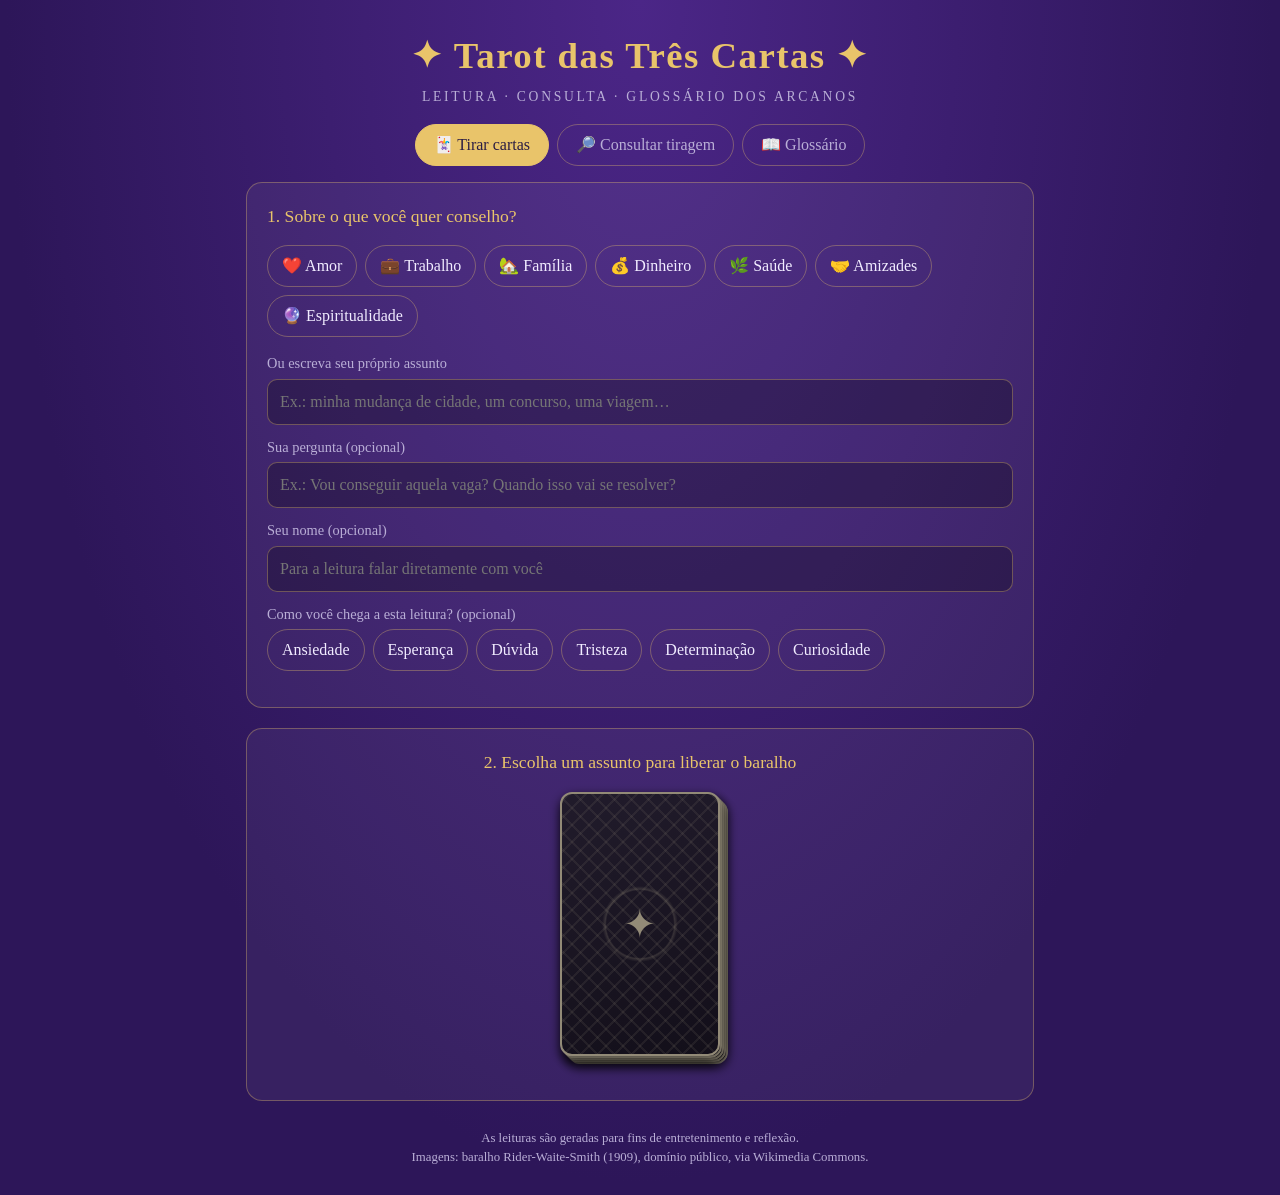
<file: tarot/index.html>
<!doctype html>
<html lang="pt-BR">
<head>
  <meta charset="utf-8">
  <meta name="viewport" content="width=device-width, initial-scale=1">
  <title>Tarot das Três Cartas</title>
  <meta name="theme-color" content="#2d1659">
  <meta name="apple-mobile-web-app-capable" content="yes">
  <meta name="apple-mobile-web-app-status-bar-style" content="black">
  <meta name="apple-mobile-web-app-title" content="Tarot">
  <link rel="manifest" href="manifest.webmanifest">
  <link rel="icon" href="icones/icone.svg" type="image/svg+xml">
  <link rel="apple-touch-icon" href="icones/apple-touch-icon.png">
  <link rel="stylesheet" href="style.css">
</head>
<body>
  <header>
    <h1>✦ Tarot das Três Cartas ✦</h1>
    <p class="subtitulo">Leitura · Consulta · Glossário dos Arcanos</p>
    <button id="instalar" type="button" class="botao-secundario instalar" hidden>📲 Instalar app</button>
  </header>

  <aside id="instalar-dica" class="painel instalar-dica" hidden>
    <h2>Instalar no iPhone</h2>
    <ol>
      <li>Abra esta página no <strong>Safari</strong>.</li>
      <li>Toque em <strong>Compartilhar</strong> (o quadrado com a seta para cima).</li>
      <li>Escolha <strong>Adicionar à Tela de Início</strong> e toque em <strong>Adicionar</strong>.</li>
    </ol>
    <p class="nota">O Tarot aparece como um app na tela do celular e funciona mesmo sem internet.</p>
    <button id="instalar-fechar" type="button" class="botao-secundario">Entendi</button>
  </aside>

  <nav class="abas" role="tablist" aria-label="Seções">
    <button type="button" role="tab" id="aba-tiragem" data-aba="tirar" aria-controls="painel-tiragem">🃏 Tirar cartas</button>
    <button type="button" role="tab" id="aba-consulta" data-aba="consultar" aria-controls="painel-consulta">🔎 Consultar tiragem</button>
    <button type="button" role="tab" id="aba-glossario" data-aba="glossario" aria-controls="painel-glossario">📖 Glossário</button>
  </nav>

  <main id="painel-tiragem" role="tabpanel" aria-labelledby="aba-tiragem">
    <section id="etapa-assunto" class="painel">
      <h2>1. Sobre o que você quer conselho?</h2>
      <div id="assuntos" class="assuntos" role="radiogroup" aria-label="Assunto"></div>
      <label class="campo">
        <span>Ou escreva seu próprio assunto</span>
        <input id="assunto-livre" type="text" maxlength="80"
               placeholder="Ex.: minha mudança de cidade, um concurso, uma viagem…">
      </label>
      <label class="campo">
        <span>Sua pergunta (opcional)</span>
        <input id="pergunta" type="text" maxlength="140"
               placeholder="Ex.: Vou conseguir aquela vaga? Quando isso vai se resolver?">
      </label>
      <label class="campo">
        <span>Seu nome (opcional)</span>
        <input id="nome" type="text" maxlength="40" autocomplete="given-name"
               placeholder="Para a leitura falar diretamente com você">
      </label>
      <div class="campo">
        <span>Como você chega a esta leitura? (opcional)</span>
        <div id="sentimentos" class="assuntos" role="radiogroup" aria-label="Como você chega a esta leitura"></div>
      </div>
    </section>

    <section class="painel mesa">
      <h2 id="instrucao">2. Escolha um assunto para liberar o baralho</h2>

      <button id="baralho" class="baralho" type="button" disabled
              aria-label="Embaralhar e tirar três cartas">
        <span class="carta-verso"></span>
        <span class="carta-verso"></span>
        <span class="carta-verso"></span>
        <span class="carta-verso"></span>
        <span class="carta-verso topo"><span class="dica">Toque para tirar</span></span>
      </button>

      <div id="tiragem" class="tiragem"></div>
    </section>

    <section id="resultado" class="painel resultado" hidden>
      <h2>3. Sua leitura</h2>
      <div id="leitura"></div>
      <button id="nova-leitura" class="botao" type="button">Nova leitura</button>
    </section>
  </main>

  <main id="painel-consulta" role="tabpanel" aria-labelledby="aba-consulta" hidden>
    <section class="painel">
      <h2>1. Assunto da consulta</h2>
      <div id="consulta-assuntos" class="assuntos" role="radiogroup" aria-label="Assunto"></div>
      <label class="campo">
        <span>Ou escreva seu próprio assunto</span>
        <input id="consulta-assunto-livre" type="text" maxlength="80"
               placeholder="Ex.: minha mudança de cidade, um concurso, uma viagem…">
      </label>
      <label class="campo">
        <span>Sua pergunta (opcional)</span>
        <input id="consulta-pergunta" type="text" maxlength="140"
               placeholder="Ex.: Vou conseguir aquela vaga? Quando isso vai se resolver?">
      </label>
      <label class="campo">
        <span>Seu nome (opcional)</span>
        <input id="consulta-nome" type="text" maxlength="40" autocomplete="given-name"
               placeholder="Para a leitura falar diretamente com você">
      </label>
      <div class="campo">
        <span>Como você chega a esta leitura? (opcional)</span>
        <div id="consulta-sentimentos" class="assuntos" role="radiogroup" aria-label="Como você chega a esta leitura"></div>
      </div>
      <p class="nota">Sem assunto, cada carta mostra seu significado em todos os assuntos, mas o resultado combinado só aparece com um assunto escolhido.</p>
    </section>

    <section class="painel">
      <h2>2. Escolha três cartas</h2>
      <p class="nota">A primeira carta escolhida é o Passado, a segunda o Presente e a terceira o Futuro.</p>
      <label class="campo">
        <span>Buscar por nome, número ou palavra-chave</span>
        <input id="busca" type="search" placeholder="Ex.: estrela, 13, coragem…">
      </label>
      <p id="busca-contagem" class="nota" aria-live="polite"></p>
      <p id="consulta-progresso" class="progresso" aria-live="polite"></p>
      <div id="galeria" class="galeria"></div>
      <p id="galeria-vazia" class="nota" hidden>Nenhuma carta encontrada.</p>
    </section>

    <section id="consulta-resultado" class="painel" hidden>
      <div class="consulta-cabecalho">
        <h2>3. Sua leitura</h2>
        <button id="consulta-limpar" type="button" class="botao-secundario">Limpar seleção</button>
      </div>
      <div id="consulta-lista"></div>
      <div id="consulta-sintese"></div>
    </section>
  </main>

  <main id="painel-glossario" role="tabpanel" aria-labelledby="aba-glossario" hidden>
    <section class="painel">
      <h2>Glossário dos Arcanos Maiores</h2>
      <p class="nota">Digite o nome da carta ou toque na imagem para ver o significado dela sozinha.</p>
      <label class="campo">
        <span>Buscar por nome, número ou palavra-chave</span>
        <input id="glossario-busca" type="search" placeholder="Ex.: morte, XVII, esperança…">
      </label>
      <p id="glossario-contagem" class="nota" aria-live="polite"></p>
      <div id="glossario-galeria" class="galeria"></div>
      <p id="glossario-vazia" class="nota" hidden>Nenhuma carta encontrada.</p>
    </section>

    <section id="glossario-detalhe" class="painel" hidden aria-live="polite"></section>
  </main>

  <footer>
    As leituras são geradas para fins de entretenimento e reflexão.<br>
    Imagens: baralho Rider-Waite-Smith (1909), domínio público, via Wikimedia Commons.
  </footer>

  <script src="cartas.js"></script>
  <script src="comum.js"></script>
  <script src="interpretacao.js"></script>
  <script src="tiragem.js"></script>
  <script src="consulta.js"></script>
  <script src="glossario.js"></script>
  <script src="instalar.js"></script>
</body>
</html>
</file>
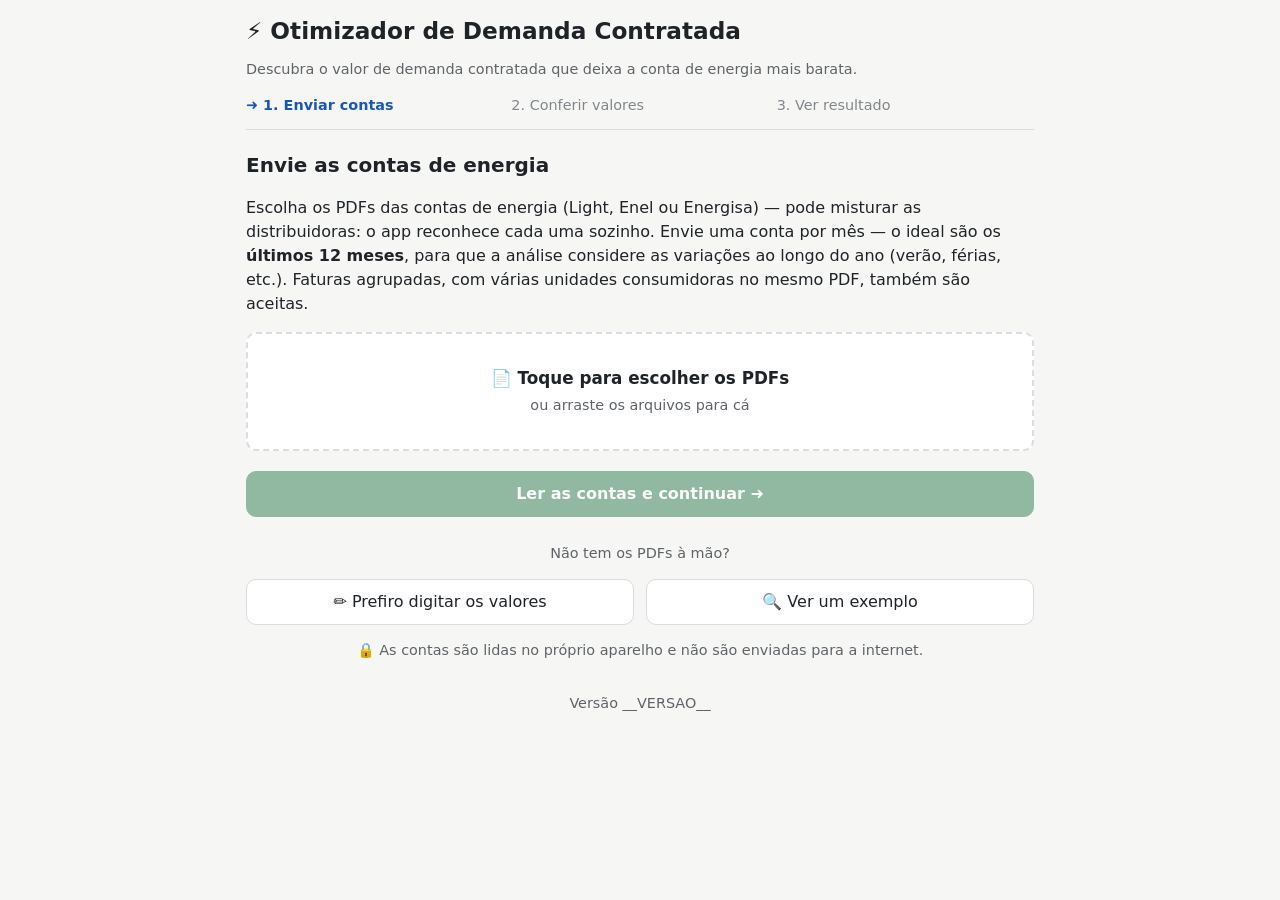
<file: web/index.html>
<!doctype html>
<html lang="pt-BR">
<head>
  <meta charset="utf-8">
  <meta name="viewport" content="width=device-width, initial-scale=1, viewport-fit=cover">
  <title>Otimizador de Demanda</title>
  <meta name="description" content="Descubra o valor de demanda contratada que deixa a conta de energia mais barata.">
  <meta name="theme-color" content="#2e7d4f">
  <meta name="color-scheme" content="light">
  <link rel="manifest" href="manifest.webmanifest">
  <link rel="icon" href="icones/icone.svg" type="image/svg+xml">
  <link rel="apple-touch-icon" href="icones/icone-192.png">
  <meta name="apple-mobile-web-app-capable" content="yes">
  <meta name="apple-mobile-web-app-title" content="Demanda">
  <link rel="stylesheet" href="estilo.css">
  <script type="module" src="app.js"></script>
</head>
<body>
  <header>
    <div class="topo">
      <h1>⚡ Otimizador de Demanda Contratada</h1>
      <button id="instalar" class="pequeno" hidden>⬇ Instalar app</button>
    </div>
    <p class="legenda">Descubra o valor de demanda contratada que deixa a conta de energia mais barata.</p>
    <p id="dica-iphone" class="aviso info" hidden>📲 Para instalar no iPhone: toque em <strong>Compartilhar</strong>
      e depois em <strong>Adicionar à Tela de Início</strong>.</p>
    <div id="nova-versao" class="aviso sucesso" hidden>✨ Há uma versão nova do app.
      <button class="pequeno">Atualizar agora</button></div>
    <ol id="etapas" class="etapas"></ol>
  </header>
  <main id="conteudo">
    <noscript>Este app precisa de JavaScript ativado no navegador.</noscript>
  </main>
  <footer class="legenda"><span id="versao"></span></footer>
</body>
</html>
</file>
<file: tarot/style.css>
:root {
  color-scheme: dark;
  --fundo: #2d1659;
  --fundo-2: #4b2687;
  --painel: rgba(255, 255, 255, 0.05);
  --borda: rgba(233, 196, 106, 0.35);
  --ouro: #e9c46a;
  --texto: #f1ecff;
  --texto-suave: #b9aed6;
  --verso-1: #3b1f6b;
  --verso-2: #221042;
  --frente: #fbf6e9;
  --frente-texto: #2b1d44;
  --favoravel: #7ad3a0;
  --desafiador: #f08a7e;
  --largura-carta: clamp(88px, 26vw, 160px);
}

* { box-sizing: border-box; }

html { background: var(--fundo); }

[hidden] { display: none !important; }

body {
  margin: 0;
  min-height: 100vh;
  font-family: Georgia, "Times New Roman", serif;
  color: var(--texto);
  background: radial-gradient(ellipse at top, var(--fundo-2), var(--fundo) 70%) no-repeat, var(--fundo);
  line-height: 1.5;
}

header { text-align: center; padding: 28px 16px 8px; }
h1 { margin: 0; color: var(--ouro); font-size: clamp(1.5rem, 5vw, 2.3rem); letter-spacing: 0.04em; }
.subtitulo { margin: 4px 0 0; color: var(--texto-suave); letter-spacing: 0.2em; font-size: 0.85rem; text-transform: uppercase; }
h2 { margin: 0 0 16px; font-size: 1.1rem; color: var(--ouro); font-weight: normal; }

main { max-width: 820px; margin: 0 auto; padding: 16px; display: grid; gap: 20px; }

.painel {
  background: var(--painel);
  border: 1px solid var(--borda);
  border-radius: 16px;
  padding: 20px;
}

/* Abas */
.abas {
  display: flex;
  justify-content: center;
  gap: 8px;
  padding: 8px 16px 0;
  flex-wrap: wrap;
}
.abas [role="tab"] {
  font: inherit;
  color: var(--texto-suave);
  background: transparent;
  border: 1px solid var(--borda);
  border-radius: 999px;
  padding: 8px 18px;
  cursor: pointer;
}
.abas [role="tab"][aria-selected="true"] { background: var(--ouro); color: var(--frente-texto); border-color: var(--ouro); }
.abas [role="tab"]:focus-visible { outline: 2px solid var(--ouro); outline-offset: 2px; }

.nota { color: var(--texto-suave); font-size: 0.85rem; margin: 8px 0 0; }

/* Assuntos */
.assuntos { display: flex; flex-wrap: wrap; gap: 8px; margin-bottom: 16px; }
.assunto {
  font: inherit;
  color: var(--texto);
  background: transparent;
  border: 1px solid var(--borda);
  border-radius: 999px;
  padding: 8px 14px;
  cursor: pointer;
  transition: background 0.2s, color 0.2s;
}
.assunto:hover { background: rgba(233, 196, 106, 0.12); }
.assunto[aria-checked="true"] { background: var(--ouro); color: var(--frente-texto); border-color: var(--ouro); }

.campo { display: block; margin-top: 12px; }
.campo span { display: block; font-size: 0.9rem; color: var(--texto-suave); margin-bottom: 4px; }
.campo input {
  width: 100%;
  font: inherit;
  color: var(--texto);
  background: rgba(0, 0, 0, 0.25);
  border: 1px solid var(--borda);
  border-radius: 10px;
  padding: 10px 12px;
}
.campo input:focus { outline: 2px solid var(--ouro); outline-offset: 1px; }

.bloqueado { opacity: 0.55; pointer-events: none; }

/* Mesa */
.mesa { text-align: center; }

.baralho {
  position: relative;
  width: var(--largura-carta);
  aspect-ratio: 2 / 3.3;
  margin: 8px auto 24px;
  padding: 0;
  border: 0;
  background: none;
  cursor: pointer;
  display: block;
}
.baralho:disabled { cursor: default; }
.baralho.sem-assunto { cursor: not-allowed; filter: grayscale(0.7) brightness(0.7); }
.baralho:not(:disabled):hover .topo { transform: translate(-6px, -10px) rotate(-2deg); }
.baralho:focus-visible { outline: 2px solid var(--ouro); outline-offset: 8px; border-radius: 12px; }

.carta-verso {
  position: absolute;
  inset: 0;
  border-radius: 12px;
  border: 2px solid var(--ouro);
  background:
    radial-gradient(circle at 50% 50%, transparent 22%, rgba(233, 196, 106, 0.25) 23%, transparent 25%),
    repeating-linear-gradient(45deg, rgba(233, 196, 106, 0.12) 0 2px, transparent 2px 12px),
    repeating-linear-gradient(-45deg, rgba(233, 196, 106, 0.12) 0 2px, transparent 2px 12px),
    linear-gradient(160deg, var(--verso-1), var(--verso-2));
  box-shadow: 0 4px 12px rgba(0, 0, 0, 0.45);
  transition: transform 0.25s;
}
.carta-verso::after {
  content: "✦";
  position: absolute;
  inset: 0;
  display: grid;
  place-items: center;
  color: var(--ouro);
  font-size: calc(var(--largura-carta) * 0.25);
}
.baralho .carta-verso:nth-child(1) { transform: translate(8px, 8px); }
.baralho .carta-verso:nth-child(2) { transform: translate(6px, 6px); }
.baralho .carta-verso:nth-child(3) { transform: translate(4px, 4px); }
.baralho .carta-verso:nth-child(4) { transform: translate(2px, 2px); }

.dica {
  position: absolute;
  left: 0; right: 0; bottom: 10px;
  z-index: 1;
  font-size: 0.75rem;
  color: var(--ouro);
  letter-spacing: 0.05em;
}
.baralho:disabled .dica { display: none; }

.baralho.embaralhando .carta-verso:nth-child(odd) { animation: embaralhar-esq 0.35s ease-in-out 3 alternate; }
.baralho.embaralhando .carta-verso:nth-child(even) { animation: embaralhar-dir 0.35s ease-in-out 3 alternate; }
@keyframes embaralhar-esq { to { transform: translateX(-45%) rotate(-8deg); } }
@keyframes embaralhar-dir { to { transform: translateX(45%) rotate(8deg); } }

/* Tiragem */
.tiragem {
  display: grid;
  grid-template-columns: repeat(3, var(--largura-carta));
  justify-content: center;
  gap: clamp(8px, 3vw, 28px);
}
.tiragem:empty { display: none; }

.posicao { display: flex; flex-direction: column; align-items: center; gap: 8px; }
.posicao-nome { color: var(--ouro); font-size: 0.85rem; text-transform: uppercase; letter-spacing: 0.1em; }

.carta {
  width: var(--largura-carta);
  aspect-ratio: 2 / 3.3;
  perspective: 900px;
  animation: distribuir 0.5s ease-out both;
}
@keyframes distribuir {
  from { opacity: 0; transform: translateY(-120px) scale(0.8); }
  to { opacity: 1; transform: none; }
}

.carta-miolo {
  position: relative;
  width: 100%;
  height: 100%;
  transform-style: preserve-3d;
  transition: transform 0.8s cubic-bezier(0.3, 0.7, 0.3, 1);
}
.carta.virada .carta-miolo { transform: rotateY(180deg); }

.face {
  position: absolute;
  inset: 0;
  border-radius: 12px;
  backface-visibility: hidden;
  -webkit-backface-visibility: hidden;
}
.face.carta-verso { transition: none; }
.face.frente {
  transform: rotateY(180deg);
  background: var(--frente);
  color: var(--frente-texto);
  border: 2px solid var(--ouro);
  box-shadow: 0 6px 18px rgba(0, 0, 0, 0.5), inset 0 0 0 5px var(--frente), inset 0 0 0 6px var(--ouro);
  overflow: hidden;
}
.frente-conteudo {
  height: 100%;
  display: flex;
  flex-direction: column;
  align-items: center;
  justify-content: space-between;
  padding: 10% 6%;
  text-align: center;
}
.carta.invertida .frente-conteudo { transform: rotate(180deg); }
.frente-numero { font-size: calc(var(--largura-carta) * 0.11); font-weight: bold; }
.frente-simbolo { font-size: calc(var(--largura-carta) * 0.34); line-height: 1; }
.frente-nome { font-size: calc(var(--largura-carta) * 0.095); font-weight: bold; line-height: 1.15; }

.frente-conteudo.com-imagem { padding: 0; }
.frente-conteudo.com-imagem img { width: 100%; height: 100%; object-fit: cover; display: block; }

.estado { font-size: 0.8rem; color: var(--texto-suave); min-height: 2.4em; text-align: center; line-height: 1.2; }

/* Resultado */
.resultado { animation: surgir 0.6s ease-out; }
@keyframes surgir { from { opacity: 0; transform: translateY(12px); } to { opacity: 1; transform: none; } }

.contexto { color: var(--texto-suave); margin-top: 0; }
.abertura { font-size: 1.05rem; font-style: italic; }
.reflexao { font-style: italic; color: var(--ouro); }
.reflexao::before { content: "✦ "; }
.sintese h4 { margin: 16px 0 4px; color: var(--ouro); font-weight: normal; }
.achados { margin: 0; padding-left: 1.2em; display: grid; gap: 6px; }
.leitura-carta { border-left: 3px solid var(--ouro); padding: 4px 0 4px 14px; margin: 16px 0; }
.leitura-carta h3 { margin: 0 0 4px; font-size: 1rem; }
.leitura-carta h3 small { color: var(--texto-suave); font-weight: normal; }
.leitura-carta p { margin: 4px 0; }
.palavras { color: var(--texto-suave); font-size: 0.85rem; font-style: italic; }

.sintese {
  margin-top: 20px;
  padding: 16px;
  border-radius: 12px;
  background: rgba(233, 196, 106, 0.08);
  border: 1px solid var(--borda);
}
.sintese h3 { margin: 0 0 8px; }
.selo { display: inline-block; padding: 2px 10px; border-radius: 999px; font-size: 0.8rem; margin-left: 6px; vertical-align: middle; color: var(--fundo); }
.selo.favoravel { background: var(--favoravel); }
.selo.equilibrado { background: var(--ouro); }
.selo.desafiador { background: var(--desafiador); }

.botao {
  font: inherit;
  margin-top: 20px;
  padding: 10px 22px;
  border-radius: 999px;
  border: 0;
  background: var(--ouro);
  color: var(--frente-texto);
  cursor: pointer;
}
.botao:hover { filter: brightness(1.1); }

/* Consulta */
.galeria {
  display: grid;
  grid-template-columns: repeat(auto-fill, minmax(84px, 1fr));
  gap: 12px;
  margin-top: 12px;
}
.miniatura {
  font: inherit;
  color: var(--texto);
  background: none;
  border: 0;
  padding: 0;
  cursor: pointer;
  display: flex;
  flex-direction: column;
  align-items: center;
  gap: 6px;
  text-align: center;
}
.miniatura-imagem {
  position: relative;
  width: 100%;
  aspect-ratio: 2 / 3.3;
  border-radius: 8px;
  overflow: hidden;
  border: 2px solid transparent;
  background: var(--frente);
  color: var(--frente-texto);
  transition: transform 0.2s, border-color 0.2s;
  --largura-carta: 84px;
}
.miniatura:hover .miniatura-imagem { transform: translateY(-3px); }
.miniatura[aria-pressed="true"] .miniatura-imagem { border-color: var(--ouro); box-shadow: 0 0 0 3px rgba(233, 196, 106, 0.4); }
.miniatura[aria-pressed="true"] .miniatura-nome { color: var(--ouro); }
.miniatura:focus-visible { outline: 2px solid var(--ouro); outline-offset: 3px; border-radius: 8px; }
.miniatura-nome { font-size: 0.75rem; line-height: 1.2; }
.miniatura-posicao {
  position: absolute;
  left: 4px;
  right: 4px;
  bottom: 4px;
  z-index: 1;
  padding: 2px 4px;
  border-radius: 999px;
  background: var(--ouro);
  color: var(--frente-texto);
  font-size: 0.65rem;
  font-weight: bold;
  letter-spacing: 0.06em;
  text-transform: uppercase;
}

.progresso { margin: 8px 0 0; color: var(--ouro); }
.progresso.alerta { color: var(--desafiador); }

.consulta-cabecalho { display: flex; justify-content: space-between; align-items: baseline; gap: 12px; flex-wrap: wrap; }
.botao-secundario {
  font: inherit;
  font-size: 0.85rem;
  color: var(--ouro);
  background: transparent;
  border: 1px solid var(--borda);
  border-radius: 999px;
  padding: 6px 14px;
  cursor: pointer;
}

.consulta-carta {
  display: grid;
  grid-template-columns: var(--largura-carta) 1fr;
  gap: 20px;
  padding: 16px 0;
  border-top: 1px solid var(--borda);
  scroll-margin-top: 16px;
}
.consulta-carta:first-child { border-top: 0; padding-top: 0; }
.consulta-figura {
  margin: 0;
  width: var(--largura-carta);
  aspect-ratio: 2 / 3.3;
  border-radius: 12px;
  overflow: hidden;
  border: 2px solid var(--ouro);
  background: var(--frente);
  color: var(--frente-texto);
  box-shadow: 0 6px 18px rgba(0, 0, 0, 0.5);
  transition: transform 0.5s;
}
.consulta-figura.invertida { transform: rotate(180deg); }
.consulta-figura.vazia {
  display: grid;
  place-items: center;
  background: transparent;
  border-style: dashed;
  box-shadow: none;
  color: var(--borda);
  font-size: 2.5rem;
}
.posicao-rotulo {
  margin: 0 0 4px;
  color: var(--ouro);
  font-size: 0.8rem;
  letter-spacing: 0.1em;
  text-transform: uppercase;
}
.posicao-rotulo small { color: var(--texto-suave); letter-spacing: normal; text-transform: none; }
#consulta-sintese { margin-top: 8px; }
.consulta-topo { display: flex; justify-content: space-between; align-items: flex-start; gap: 8px; }
.consulta-topo h3 { margin: 0; color: var(--ouro); font-size: 1.1rem; }
.remover {
  font: inherit;
  color: var(--texto-suave);
  background: none;
  border: 0;
  cursor: pointer;
  padding: 0 4px;
  font-size: 1rem;
}
.remover:hover { color: var(--texto); }
.consulta-texto p { margin: 6px 0; }

.orientacao { display: inline-flex; margin: 8px 0 4px; border: 1px solid var(--borda); border-radius: 999px; overflow: hidden; }
.orientacao button {
  font: inherit;
  font-size: 0.8rem;
  color: var(--texto-suave);
  background: none;
  border: 0;
  padding: 4px 12px;
  cursor: pointer;
}
.orientacao button[aria-checked="true"] { background: var(--ouro); color: var(--frente-texto); }

.significado-assunto {
  margin: 10px 0;
  padding: 10px 14px;
  border-radius: 10px;
  background: rgba(233, 196, 106, 0.08);
  border: 1px solid var(--borda);
}
.significado-assunto h4 { margin: 0 0 4px; color: var(--ouro); font-weight: normal; }
.significado-assunto p { margin: 0; }
.por-assunto { margin: 0; }
.por-assunto dt { font-weight: bold; margin-top: 6px; }
.por-assunto dd { margin: 0 0 0 1.6em; }

.consulta-texto h4 { margin: 14px 0 2px; color: var(--ouro); font-weight: normal; }
.glossario-carta { border-top: 0; padding-top: 0; }
.glossario-titulo { margin: 0; color: var(--ouro); font-size: 1.3rem; }
.glossario-etiquetas { display: flex; flex-wrap: wrap; gap: 6px; }
.glossario-etiquetas .selo { margin-left: 0; }
.etiqueta {
  display: inline-block;
  padding: 2px 10px;
  border-radius: 999px;
  border: 1px solid var(--borda);
  color: var(--texto-suave);
  font-size: 0.8rem;
}
.glossario-navegacao {
  display: flex;
  justify-content: space-between;
  flex-wrap: wrap;
  gap: 8px;
  margin-top: 16px;
  padding-top: 16px;
  border-top: 1px solid var(--borda);
}
.glossario-navegacao .proxima { margin-left: auto; }

@media (max-width: 520px) {
  .consulta-carta { grid-template-columns: 1fr; justify-items: center; }
  .consulta-texto { width: 100%; }
}

footer { text-align: center; color: var(--texto-suave); font-size: 0.8rem; padding: 12px 16px 28px; }

@media (prefers-reduced-motion: reduce) {
  *, *::before, *::after { animation-duration: 0.01ms !important; transition-duration: 0.01ms !important; }
}

/* ---------- Instalação como app ---------- */

.instalar { margin-top: 12px; }
.instalar-dica { max-width: 560px; width: calc(100% - 32px); margin: 8px auto 0; }
.instalar-dica ol { margin: 0 0 8px; padding-left: 20px; line-height: 1.6; }
.instalar-dica .botao-secundario { margin-top: 12px; }
</file>
<file: web/estilo.css>
:root {
  --fundo: #f6f7f5;
  --cartao: #ffffff;
  --tinta: #1f2328;
  --tinta-suave: #5f6368;
  --borda: #dadce0;
  --verde: #2e7d4f;
  --verde-claro: #e6f4ea;
  --azul-claro: #e8f0fe;
  --amarelo-claro: #fef7e0;
  --vermelho-claro: #fce8e6;
  --raio: 10px;
  color-scheme: light;
}

* { box-sizing: border-box; }

body {
  margin: 0 auto;
  max-width: 820px;
  padding: max(16px, env(safe-area-inset-top)) 16px max(24px, env(safe-area-inset-bottom));
  background: var(--fundo);
  color: var(--tinta);
  font: 16px/1.5 system-ui, -apple-system, "Segoe UI", Roboto, sans-serif;
  -webkit-text-size-adjust: 100%;
}

h1 { font-size: 1.45rem; line-height: 1.25; margin: 0; }
h2 { font-size: 1.25rem; margin: 0.5rem 0; }
h3 { font-size: 1.05rem; margin: 1.5rem 0 0.25rem; }
hr { border: 0; border-top: 1px solid var(--borda); margin: 1.5rem 0; }

.topo { display: flex; align-items: center; justify-content: space-between; gap: 12px; }
.legenda { color: var(--tinta-suave); font-size: 0.9rem; }
.centro { text-align: center; }
footer { margin-top: 2rem; text-align: center; }

/* Etapas */
.etapas {
  display: flex; gap: 8px; list-style: none; padding: 0 0 12px; margin: 12px 0 20px;
  border-bottom: 1px solid var(--borda); font-size: 0.9rem; color: #80868b;
}
.etapas li { flex: 1; }
.etapas .feita { color: var(--verde); }
.etapas .atual { color: #1a56b8; font-weight: 600; }

/* Botões e campos */
button {
  font: inherit; cursor: pointer; padding: 10px 14px; min-height: 44px;
  border: 1px solid var(--borda); border-radius: var(--raio); background: var(--cartao); color: var(--tinta);
}
button:hover:not(:disabled) { border-color: var(--verde); }
button:disabled { opacity: 0.5; cursor: default; }
button.primario { background: var(--verde); border-color: var(--verde); color: #fff; font-weight: 600; }
button.pequeno { min-height: 36px; padding: 6px 12px; font-size: 0.9rem; }
button.largo { width: 100%; margin: 12px 0; }
:focus-visible { outline: 3px solid #1a56b8; outline-offset: 2px; }

.dupla { display: grid; grid-template-columns: 1fr 1fr; gap: 12px; margin: 12px 0; }
@media (max-width: 520px) { .dupla { grid-template-columns: 1fr; } }

.campo { display: block; margin: 12px 0; font-weight: 500; }
.campo input {
  display: block; width: 100%; margin-top: 4px; padding: 10px 12px; font: inherit;
  border: 1px solid var(--borda); border-radius: var(--raio); background: var(--cartao);
}
.campo .legenda { font-weight: 400; display: block; margin-top: 4px; }

select { font: inherit; padding: 8px; border-radius: var(--raio); border: 1px solid var(--borda); max-width: 100%; }

.segmentado { border: 0; padding: 0; margin: 12px 0 0; display: flex; gap: 8px; flex-wrap: wrap; align-items: center; }
.segmentado legend { font-weight: 600; padding: 0; margin-bottom: 6px; width: 100%; }
.segmentado label {
  display: flex; align-items: center; gap: 6px; padding: 8px 16px; min-height: 44px;
  border: 1px solid var(--borda); border-radius: var(--raio); background: var(--cartao); cursor: pointer;
}
.segmentado label:has(input:checked) { border-color: var(--verde); background: var(--verde-claro); font-weight: 600; }

/* Envio de arquivos */
.soltar {
  display: flex; flex-direction: column; align-items: center; gap: 4px; padding: 32px 16px; margin: 16px 0 8px;
  border: 2px dashed var(--borda); border-radius: var(--raio); background: var(--cartao); cursor: pointer; text-align: center;
}
.soltar.sobre, .soltar:hover { border-color: var(--verde); background: var(--verde-claro); }
.soltar input { position: absolute; width: 1px; height: 1px; opacity: 0; }
.soltar:focus-within { outline: 3px solid #1a56b8; outline-offset: 2px; }
.soltar-titulo { font-weight: 600; font-size: 1.05rem; }
.lista-arquivos { margin: 0; padding-left: 20px; font-size: 0.9rem; overflow-wrap: anywhere; }

/* Avisos e caixas */
.aviso { border-radius: var(--raio); padding: 12px 14px; margin: 10px 0; overflow-wrap: anywhere; }
.aviso p { margin: 4px 0 0; }
.aviso h2 { margin: 0 0 4px; }
.aviso ul { margin: 8px 0 0; padding-left: 20px; }
.aviso li { margin: 4px 0; }
.aviso.ok, .aviso.sucesso { background: var(--verde-claro); }
.aviso.info { background: var(--azul-claro); }
.aviso.alerta { background: var(--amarelo-claro); }
.aviso.erro { background: var(--vermelho-claro); }

details.caixa {
  border: 1px solid var(--borda); border-radius: var(--raio); background: var(--cartao); padding: 10px 14px; margin: 12px 0;
}
details.caixa summary { cursor: pointer; font-weight: 500; }
details.caixa[open] summary { margin-bottom: 8px; }
pre { white-space: pre-wrap; font-size: 0.8rem; max-height: 320px; overflow: auto; background: var(--fundo); padding: 8px; }

/* Tabelas */
.tabela-rolagem { overflow-x: auto; border: 1px solid var(--borda); border-radius: var(--raio); background: var(--cartao); }
table { border-collapse: collapse; width: 100%; font-size: 0.9rem; }
th, td { padding: 6px 8px; border-bottom: 1px solid #eceef0; text-align: left; white-space: nowrap; }
th { background: #f1f3f4; font-weight: 600; }
table.editavel td { padding: 2px 4px; }
table.editavel input {
  width: 100%; min-width: 92px; padding: 8px 6px; font: inherit; border: 1px solid transparent; border-radius: 6px; background: transparent;
}
table.editavel input:focus { border-color: #1a56b8; background: #fff; outline: none; }
table.editavel td.arquivo { color: var(--tinta-suave); max-width: 140px; overflow: hidden; text-overflow: ellipsis; }
button.remover { min-height: 32px; padding: 2px 10px; border-color: transparent; color: var(--tinta-suave); }
table.detalhe td:not(:first-child), table.detalhe th:not(:first-child) { text-align: right; }
tr.com-multa td { background: #fdecdf; }
#adicionar { margin-top: 8px; }

/* Resultado */
.metricas { display: grid; grid-template-columns: repeat(3, 1fr); gap: 10px; margin: 12px 0; }
@media (max-width: 560px) { .metricas { grid-template-columns: 1fr; } }
.metrica { background: var(--cartao); border: 1px solid var(--borda); border-radius: var(--raio); padding: 12px 14px; }
.metrica span { display: block; color: var(--tinta-suave); font-size: 0.85rem; }
.metrica strong { display: block; font-size: 1.4rem; font-variant-numeric: tabular-nums; }
.metrica small { display: block; font-size: 0.85rem; }
.positivo { color: var(--verde); }

.grafico { width: 100%; height: 380px; background: var(--cartao); border: 1px solid var(--borda); border-radius: var(--raio); }

.abas { display: flex; gap: 6px; border-bottom: 1px solid var(--borda); margin-bottom: 8px; }
.abas button { border: 0; border-bottom: 3px solid transparent; border-radius: 0; background: none; }
.abas button[aria-selected="true"] { border-bottom-color: var(--verde); font-weight: 600; color: var(--verde); }

/* Várias unidades consumidoras */
.destaque-campo { background: var(--azul-claro); border-radius: var(--raio); padding: 12px 14px; }
.destaque-campo select { display: block; width: 100%; margin-top: 6px; background: var(--cartao); }
table.resumo td { white-space: normal; vertical-align: middle; }
table.resumo td:first-child { min-width: 180px; }
tr.selecionada, tr.selecionada td { background: var(--verde-claro); }
@media (max-width: 560px) {
  /* No celular, cada unidade do resumo vira um cartão, sem rolagem lateral */
  table.resumo thead { display: none; }
  table.resumo tr { display: grid; grid-template-columns: 1fr auto; gap: 2px 12px; padding: 10px 12px; border-bottom: 1px solid var(--borda); }
  table.resumo td { border: 0; padding: 0; min-width: 0; background: none !important; }
  table.resumo td:first-child { grid-column: 1 / -1; font-weight: 600; }
  table.resumo td:nth-child(3), table.resumo td:nth-child(5) { text-align: right; }
  table.resumo td:nth-child(4) { font-weight: 600; color: var(--verde); }
}

.grafico-economia { height: 320px; margin-bottom: 12px; }

/* Comparação de modalidades */
.tarifas-modalidade { border: 1px solid var(--borda); border-radius: var(--raio); padding: 4px 12px 8px; margin: 0; }
.tarifas-modalidade legend { font-weight: 600; padding: 0 4px; }
.tarifas-modalidade .campo { margin: 8px 0; font-weight: 400; font-size: 0.9rem; }
.modalidade-card { border: 2px solid var(--verde); border-radius: var(--raio); background: var(--cartao); padding: 12px 14px; margin: 12px 0; }
.modalidade-card h3 { margin-top: 0; }
table.comparacao td:not(:first-child), table.comparacao th:not(:first-child) { text-align: right; }
tr.melhor td { background: var(--verde-claro); font-weight: 600; }
table.comparacao td, table.comparacao th { white-space: normal; }
table.comparacao td:nth-child(2) { min-width: 120px; }

/* Filtro por distribuidora */
.filtros { display: flex; flex-wrap: wrap; gap: 8px; margin: 8px 0 4px; }
.filtro { display: flex; flex-direction: column; align-items: flex-start; gap: 2px; text-align: left; padding: 8px 12px; }
.filtro span { font-size: 0.8rem; color: var(--tinta-suave); }
.filtro[aria-pressed="true"] { border-color: var(--verde); background: var(--verde-claro); }
h4 { margin: 12px 0 4px; }
@media (max-width: 560px) {
  /* No celular, cada opção da comparação de modalidades vira um cartão */
  table.comparacao thead { display: none; }
  table.comparacao tr { display: grid; grid-template-columns: 1fr 1fr; gap: 6px 12px; padding: 10px 12px; border-bottom: 1px solid var(--borda); }
  table.comparacao td { border: 0; padding: 0; text-align: left !important; min-width: 0; }
  table.comparacao td:first-child { grid-column: 1 / -1; font-weight: 600; }
  table.comparacao td[data-rotulo]::before { content: attr(data-rotulo); display: block; font-size: 0.75rem; font-weight: 400; color: var(--tinta-suave); }
  table.comparacao td:last-child { font-weight: 700; }
  tr.melhor, tr.melhor td { background: var(--verde-claro); }
}
</file>
